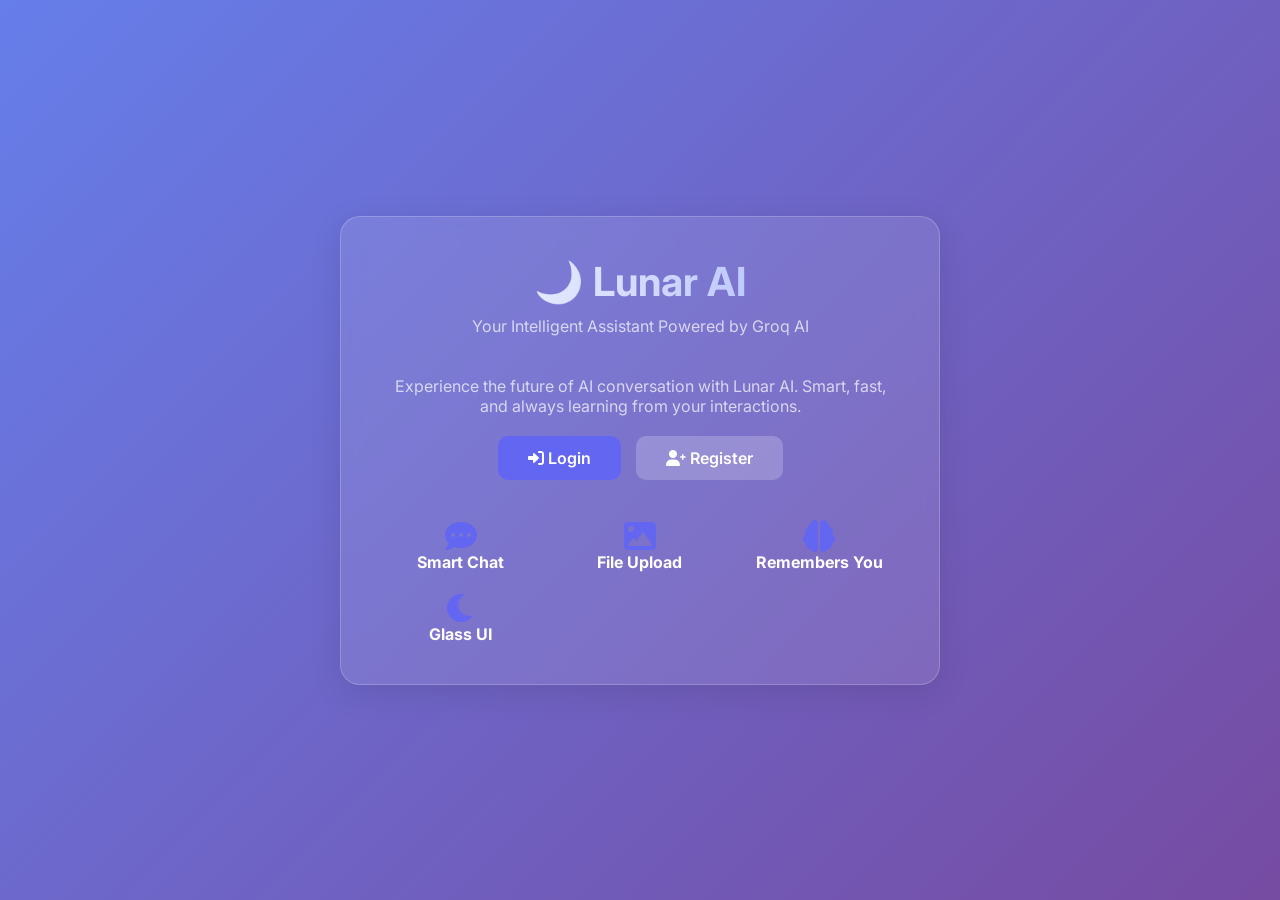
<file: index.html>
<!DOCTYPE html>
<html lang="en">
<head>
    <meta charset="UTF-8">
    <meta name="viewport" content="width=device-width, initial-scale=1.0">
    <title>Lunar AI - Your Intelligent Assistant</title>
    <link rel="stylesheet" href="style.css">
    <link rel="stylesheet" href="https://cdnjs.cloudflare.com/ajax/libs/font-awesome/6.0.0/css/all.min.css">
</head>
<body>
    <div class="container">
        <div class="auth-card" style="max-width: 600px; text-align: center;">
            <div class="auth-header">
                <h1>🌙 Lunar AI</h1>
                <p>Your Intelligent Assistant Powered by Groq AI</p>
            </div>
            
            <div style="margin: 40px 0;">
                <p style="color: var(--text-secondary); margin-bottom: 20px;">
                    Experience the future of AI conversation with Lunar AI. 
                    Smart, fast, and always learning from your interactions.
                </p>
                
                <div style="display: flex; gap: 15px; justify-content: center; flex-wrap: wrap;">
                    <a href="login.html" class="btn btn-primary" style="text-decoration: none; width: auto; padding: 12px 30px;">
                        <i class="fas fa-sign-in-alt"></i> Login
                    </a>
                    <a href="register.html" class="btn btn-secondary" style="text-decoration: none; width: auto; padding: 12px 30px;">
                        <i class="fas fa-user-plus"></i> Register
                    </a>
                </div>
            </div>
            
            <div style="display: grid; grid-template-columns: repeat(auto-fit, minmax(150px, 1fr)); gap: 20px; margin-top: 40px;">
                <div>
                    <i class="fas fa-comment-dots" style="font-size: 2rem; color: var(--primary);"></i>
                    <h4>Smart Chat</h4>
                </div>
                <div>
                    <i class="fas fa-image" style="font-size: 2rem; color: var(--primary);"></i>
                    <h4>File Upload</h4>
                </div>
                <div>
                    <i class="fas fa-brain" style="font-size: 2rem; color: var(--primary);"></i>
                    <h4>Remembers You</h4>
                </div>
                <div>
                    <i class="fas fa-moon" style="font-size: 2rem; color: var(--primary);"></i>
                    <h4>Glass UI</h4>
                </div>
            </div>
        </div>
    </div>
</body>
</html>
</file>
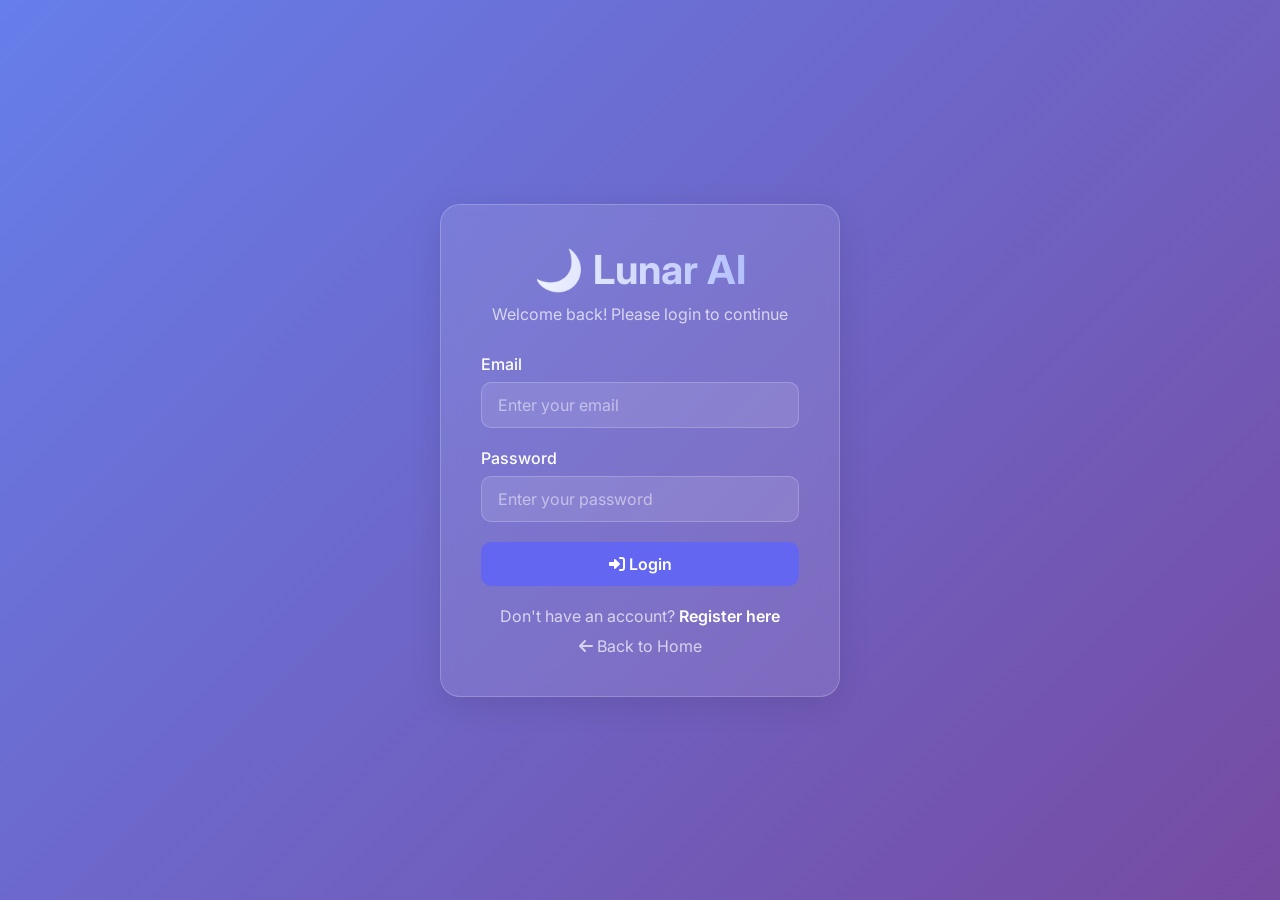
<file: dashboard.html>
<!DOCTYPE html>
<html lang="en">
<head>
    <meta charset="UTF-8">
    <meta name="viewport" content="width=device-width, initial-scale=1.0">
    <title>Dashboard - Lunar AI</title>
    <link rel="stylesheet" href="style.css">
    <link rel="stylesheet" href="https://cdnjs.cloudflare.com/ajax/libs/font-awesome/6.0.0/css/all.min.css">
</head>
<body>
    <div class="dashboard">
        <!-- Sidebar -->
        <div class="sidebar">
            <div class="sidebar-header">
                <h2>🌙 Lunar AI</h2>
            </div>
            
            <div class="user-info">
                <div class="user-avatar" id="userAvatar"></div>
                <div class="user-details">
                    <div class="user-name" id="userName"></div>
                    <div class="user-email" id="userEmail"></div>
                </div>
            </div>
            
            <div class="chat-history" id="chatHistory">
                <!-- Chat history will be loaded here -->
            </div>
            
            <button class="btn btn-secondary" id="newChatBtn" style="margin-bottom: 10px;">
                <i class="fas fa-plus"></i> New Chat
            </button>
            
            <button class="btn btn-secondary" id="logoutBtn">
                <i class="fas fa-sign-out-alt"></i> Logout
            </button>
        </div>
        
        <!-- Main Content -->
        <div class="main-content">
            <!-- Chat Header -->
            <div class="chat-header">
                <div class="header-title">
                    <h3>AI Assistant</h3>
                    <div class="header-status">
                        <span class="status-dot"></span>
                        <span>Online</span>
                    </div>
                </div>
                <div class="header-actions">
                    <button title="Upload File" id="uploadBtn">
                        <i class="fas fa-paperclip"></i>
                    </button>
                    <button title="Clear Chat">
                        <i class="fas fa-trash"></i>
                    </button>
                </div>
            </div>
            
            <!-- Chat Messages -->
            <div class="chat-messages" id="chatMessages">
                <!-- Welcome message -->
                <div class="message ai">
                    <div class="message-avatar">🌙</div>
                    <div class="message-content">
                        <div class="message-text">
                            Hello! I'm Lunar AI, your intelligent assistant. 
                            How can I help you today? You can ask me questions, 
                            upload files, or just chat with me!
                        </div>
                        <div class="message-time">Just now</div>
                    </div>
                </div>
            </div>
            
            <!-- Chat Input -->
            <div class="chat-input-container">
                <div class="input-wrapper">
                    <textarea 
                        id="messageInput" 
                        placeholder="Type your message... (Shift + Enter for new line)"
                        rows="1"
                    ></textarea>
                    <div class="input-actions">
                        <button class="input-action-btn" id="uploadBtn" title="Upload File">
                            <i class="fas fa-paperclip"></i>
                        </button>
                    </div>
                    <button class="send-btn" id="sendButton">
                        <i class="fas fa-paper-plane"></i>
                    </button>
                </div>
            </div>
        </div>
    </div>
    
    <!-- File Upload Modal -->
    <div class="modal" id="fileModal">
        <div class="modal-content">
            <div class="modal-header">
                <h3>Upload File</h3>
                <button class="close-modal">&times;</button>
            </div>
            
            <div class="upload-area" id="uploadArea">
                <i class="fas fa-cloud-upload-alt"></i>
                <p>Drag & drop files here or click to browse</p>
                <p style="font-size: 0.85rem; color: var(--text-secondary);">
                    Max file size: 10MB
                </p>
                <input type="file" id="fileInput" multiple style="display: none;">
            </div>
            
            <div class="upload-info">
                <p><i class="fas fa-info-circle"></i> Supported formats: Images, PDF, Text, Word, Excel</p>
            </div>
        </div>
    </div>
    
    <script src="script.js"></script>
</body>
</html>
</file>
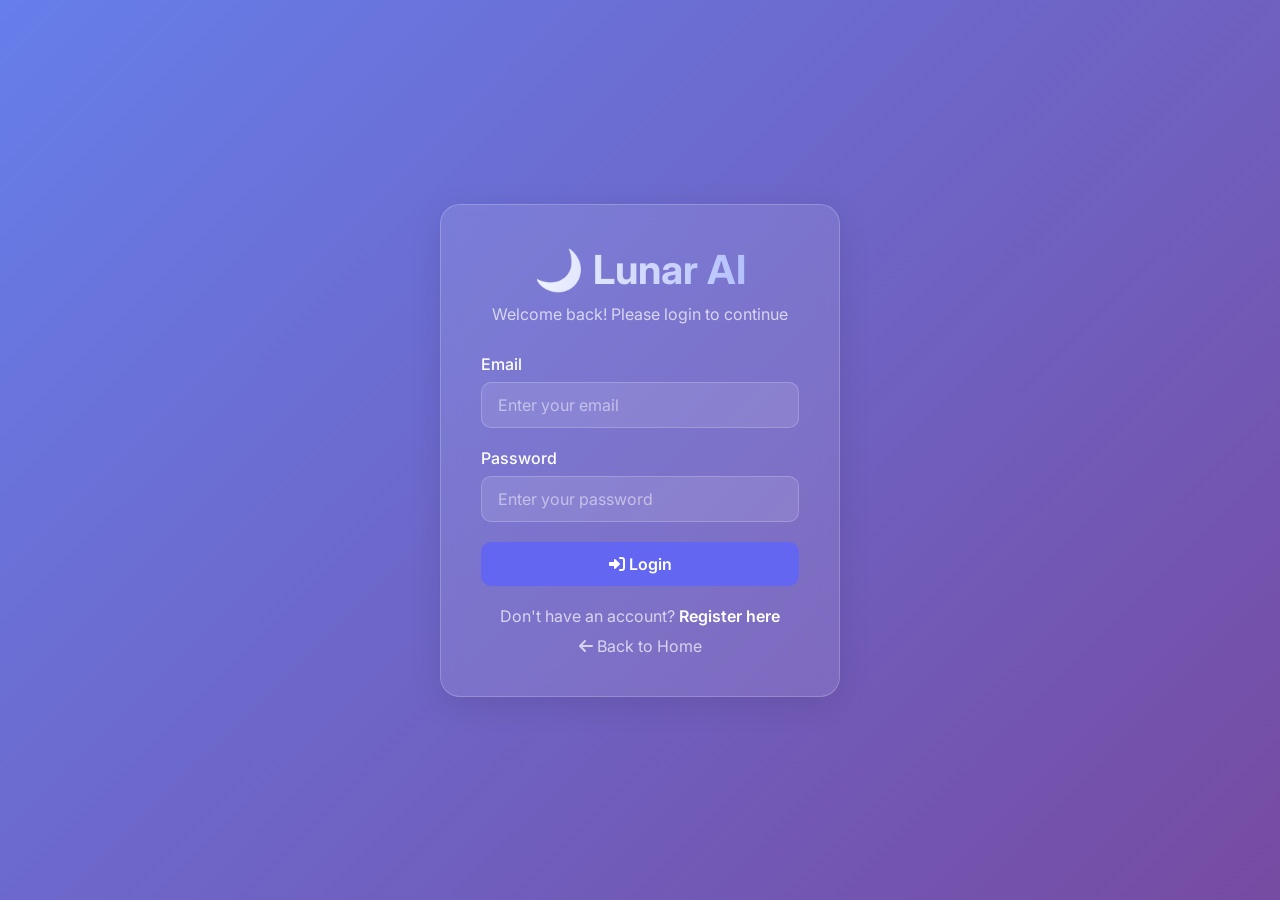
<file: login.html>
<!DOCTYPE html>
<html lang="en">
<head>
    <meta charset="UTF-8">
    <meta name="viewport" content="width=device-width, initial-scale=1.0">
    <title>Login - Lunar AI</title>
    <link rel="stylesheet" href="style.css">
    <link rel="stylesheet" href="https://cdnjs.cloudflare.com/ajax/libs/font-awesome/6.0.0/css/all.min.css">
</head>
<body>
    <div class="container">
        <div class="auth-container">
            <div class="auth-card">
                <div class="auth-header">
                    <h1>🌙 Lunar AI</h1>
                    <p>Welcome back! Please login to continue</p>
                </div>
                
                <form id="loginForm">
                    <div class="form-group">
                        <label for="email">Email</label>
                        <input type="email" id="email" placeholder="Enter your email" required>
                    </div>
                    
                    <div class="form-group">
                        <label for="password">Password</label>
                        <input type="password" id="password" placeholder="Enter your password" required>
                    </div>
                    
                    <button type="submit" class="btn btn-primary">
                        <i class="fas fa-sign-in-alt"></i> Login
                    </button>
                </form>
                
                <div style="text-align: center; margin-top: 20px;">
                    <p style="color: var(--text-secondary);">
                        Don't have an account? 
                        <a href="register.html" style="color: white; text-decoration: none; font-weight: 600;">
                            Register here
                        </a>
                    </p>
                    <a href="index.html" style="color: var(--text-secondary); text-decoration: none; display: inline-block; margin-top: 10px;">
                        <i class="fas fa-arrow-left"></i> Back to Home
                    </a>
                </div>
            </div>
        </div>
    </div>
    
    <script src="script.js"></script>
</body>
</html>
</file>
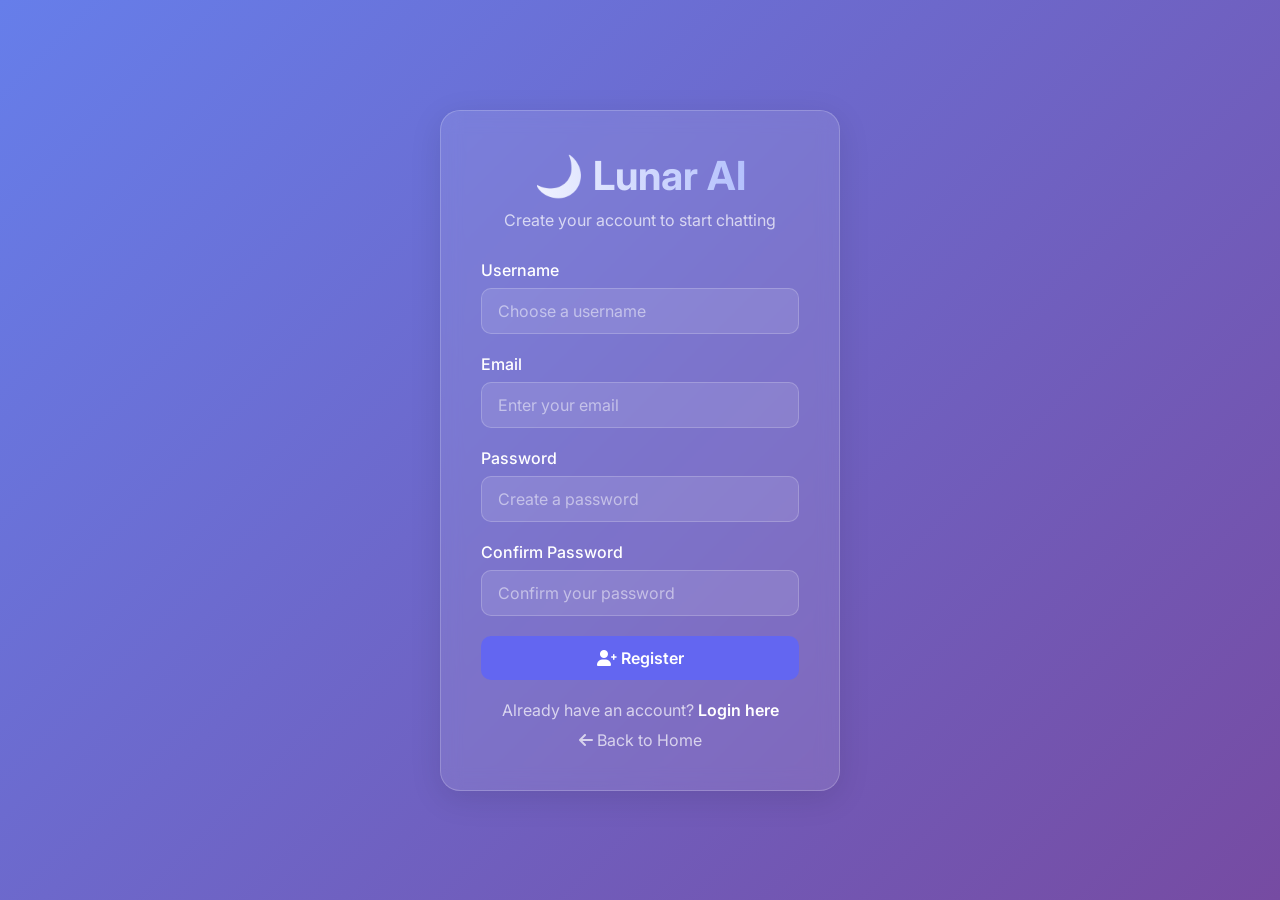
<file: register.html>
<!DOCTYPE html>
<html lang="en">
<head>
    <meta charset="UTF-8">
    <meta name="viewport" content="width=device-width, initial-scale=1.0">
    <title>Register - Lunar AI</title>
    <link rel="stylesheet" href="style.css">
    <link rel="stylesheet" href="https://cdnjs.cloudflare.com/ajax/libs/font-awesome/6.0.0/css/all.min.css">
</head>
<body>
    <div class="container">
        <div class="auth-container">
            <div class="auth-card">
                <div class="auth-header">
                    <h1>🌙 Lunar AI</h1>
                    <p>Create your account to start chatting</p>
                </div>
                
                <form id="registerForm">
                    <div class="form-group">
                        <label for="username">Username</label>
                        <input type="text" id="username" placeholder="Choose a username" required>
                    </div>
                    
                    <div class="form-group">
                        <label for="email">Email</label>
                        <input type="email" id="email" placeholder="Enter your email" required>
                    </div>
                    
                    <div class="form-group">
                        <label for="password">Password</label>
                        <input type="password" id="password" placeholder="Create a password" required>
                    </div>
                    
                    <div class="form-group">
                        <label for="confirmPassword">Confirm Password</label>
                        <input type="password" id="confirmPassword" placeholder="Confirm your password" required>
                    </div>
                    
                    <button type="submit" class="btn btn-primary">
                        <i class="fas fa-user-plus"></i> Register
                    </button>
                </form>
                
                <div style="text-align: center; margin-top: 20px;">
                    <p style="color: var(--text-secondary);">
                        Already have an account? 
                        <a href="login.html" style="color: white; text-decoration: none; font-weight: 600;">
                            Login here
                        </a>
                    </p>
                    <a href="index.html" style="color: var(--text-secondary); text-decoration: none; display: inline-block; margin-top: 10px;">
                        <i class="fas fa-arrow-left"></i> Back to Home
                    </a>
                </div>
            </div>
        </div>
    </div>
    
    <script src="script.js"></script>
</body>
</html>
</file>
<file: style.css>
/* style.css - Tampilan Glassmorphism untuk Lunar AI */
@import url('https://fonts.googleapis.com/css2?family=Inter:wght@300;400;500;600;700&display=swap');

:root {
    --primary: #6366f1;
    --primary-light: #8183f4;
    --glass-bg: rgba(255, 255, 255, 0.1);
    --glass-border: rgba(255, 255, 255, 0.2);
    --glass-shadow: 0 8px 32px rgba(0, 0, 0, 0.1);
    --text-primary: #ffffff;
    --text-secondary: rgba(255, 255, 255, 0.7);
    --bg-gradient: linear-gradient(135deg, #667eea 0%, #764ba2 100%);
    --sidebar-bg: rgba(26, 32, 44, 0.8);
    --message-user: rgba(99, 102, 241, 0.8);
    --message-ai: rgba(255, 255, 255, 0.1);
}

* {
    margin: 0;
    padding: 0;
    box-sizing: border-box;
    font-family: 'Inter', sans-serif;
}

body {
    min-height: 100vh;
    background: var(--bg-gradient);
    color: var(--text-primary);
    overflow-x: hidden;
}

/* Glassmorphism Effect */
.glass {
    background: var(--glass-bg);
    backdrop-filter: blur(10px);
    -webkit-backdrop-filter: blur(10px);
    border: 1px solid var(--glass-border);
    box-shadow: var(--glass-shadow);
}

/* Container */
.container {
    min-height: 100vh;
    display: flex;
    align-items: center;
    justify-content: center;
    padding: 20px;
}

/* Auth Forms */
.auth-container {
    width: 100%;
    max-width: 400px;
}

.auth-card {
    background: var(--glass-bg);
    backdrop-filter: blur(10px);
    border: 1px solid var(--glass-border);
    border-radius: 20px;
    padding: 40px;
    box-shadow: var(--glass-shadow);
}

.auth-header {
    text-align: center;
    margin-bottom: 30px;
}

.auth-header h1 {
    font-size: 2.5rem;
    font-weight: 700;
    background: linear-gradient(to right, #fff, #a5b4fc);
    -webkit-background-clip: text;
    -webkit-text-fill-color: transparent;
    margin-bottom: 10px;
}

.auth-header p {
    color: var(--text-secondary);
}

/* Form Styles */
.form-group {
    margin-bottom: 20px;
}

.form-group label {
    display: block;
    margin-bottom: 8px;
    color: var(--text-primary);
    font-weight: 500;
}

.form-group input,
.form-group textarea {
    width: 100%;
    padding: 12px 16px;
    background: rgba(255, 255, 255, 0.1);
    border: 1px solid var(--glass-border);
    border-radius: 10px;
    color: var(--text-primary);
    font-size: 1rem;
    transition: all 0.3s ease;
}

.form-group input:focus,
.form-group textarea:focus {
    outline: none;
    border-color: var(--primary);
    background: rgba(255, 255, 255, 0.15);
}

.form-group input::placeholder {
    color: rgba(255, 255, 255, 0.5);
}

/* Buttons */
.btn {
    padding: 12px 24px;
    border: none;
    border-radius: 10px;
    font-size: 1rem;
    font-weight: 600;
    cursor: pointer;
    transition: all 0.3s ease;
}

.btn-primary {
    background: var(--primary);
    color: white;
    width: 100%;
}

.btn-primary:hover {
    background: var(--primary-light);
    transform: translateY(-2px);
    box-shadow: 0 10px 25px rgba(99, 102, 241, 0.4);
}

.btn-secondary {
    background: rgba(255, 255, 255, 0.2);
    color: white;
}

.btn-secondary:hover {
    background: rgba(255, 255, 255, 0.3);
}

/* Dashboard Layout */
.dashboard {
    display: flex;
    height: 100vh;
    width: 100vw;
}

/* Sidebar */
.sidebar {
    width: 280px;
    background: var(--sidebar-bg);
    backdrop-filter: blur(10px);
    border-right: 1px solid var(--glass-border);
    display: flex;
    flex-direction: column;
    padding: 20px;
}

.sidebar-header {
    padding: 20px 0;
    border-bottom: 1px solid var(--glass-border);
    margin-bottom: 20px;
}

.sidebar-header h2 {
    font-size: 1.8rem;
    background: linear-gradient(to right, #fff, #a5b4fc);
    -webkit-background-clip: text;
    -webkit-text-fill-color: transparent;
}

.user-info {
    display: flex;
    align-items: center;
    gap: 12px;
    padding: 15px 0;
    border-bottom: 1px solid var(--glass-border);
}

.user-avatar {
    width: 40px;
    height: 40px;
    border-radius: 50%;
    background: var(--primary);
    display: flex;
    align-items: center;
    justify-content: center;
    font-weight: 600;
}

.user-details {
    flex: 1;
}

.user-name {
    font-weight: 600;
}

.user-email {
    font-size: 0.85rem;
    color: var(--text-secondary);
}

/* Chat History */
.chat-history {
    flex: 1;
    overflow-y: auto;
    margin: 20px 0;
}

.history-item {
    padding: 10px;
    border-radius: 8px;
    margin-bottom: 5px;
    cursor: pointer;
    transition: all 0.3s ease;
    color: var(--text-secondary);
}

.history-item:hover {
    background: rgba(255, 255, 255, 0.1);
    color: var(--text-primary);
}

/* Main Content */
.main-content {
    flex: 1;
    display: flex;
    flex-direction: column;
    background: rgba(0, 0, 0, 0.2);
}

/* Chat Header */
.chat-header {
    padding: 20px 30px;
    background: var(--glass-bg);
    backdrop-filter: blur(10px);
    border-bottom: 1px solid var(--glass-border);
    display: flex;
    justify-content: space-between;
    align-items: center;
}

.header-title h3 {
    font-size: 1.2rem;
    margin-bottom: 5px;
}

.header-status {
    display: flex;
    align-items: center;
    gap: 5px;
    font-size: 0.9rem;
    color: var(--text-secondary);
}

.status-dot {
    width: 8px;
    height: 8px;
    background: #10b981;
    border-radius: 50%;
    animation: pulse 2s infinite;
}

@keyframes pulse {
    0%, 100% { opacity: 1; }
    50% { opacity: 0.5; }
}

.header-actions {
    display: flex;
    gap: 10px;
}

.header-actions button {
    background: none;
    border: none;
    color: white;
    cursor: pointer;
    font-size: 1.2rem;
    padding: 8px;
    border-radius: 8px;
    transition: all 0.3s ease;
}

.header-actions button:hover {
    background: rgba(255, 255, 255, 0.1);
}

/* Chat Messages */
.chat-messages {
    flex: 1;
    overflow-y: auto;
    padding: 30px;
    display: flex;
    flex-direction: column;
    gap: 20px;
}

.message {
    display: flex;
    gap: 15px;
    max-width: 80%;
}

.message.user {
    align-self: flex-end;
    flex-direction: row-reverse;
}

.message-avatar {
    width: 40px;
    height: 40px;
    border-radius: 50%;
    background: var(--primary);
    display: flex;
    align-items: center;
    justify-content: center;
    font-weight: 600;
    flex-shrink: 0;
}

.message.user .message-avatar {
    background: #8b5cf6;
}

.message-content {
    background: var(--message-ai);
    backdrop-filter: blur(10px);
    padding: 12px 18px;
    border-radius: 18px;
    border: 1px solid var(--glass-border);
    line-height: 1.5;
}

.message.user .message-content {
    background: var(--message-user);
}

.message-time {
    font-size: 0.75rem;
    color: var(--text-secondary);
    margin-top: 5px;
    text-align: right;
}

/* File Attachments */
.file-attachment {
    margin-top: 10px;
    padding: 10px;
    background: rgba(255, 255, 255, 0.1);
    border-radius: 8px;
    display: flex;
    align-items: center;
    gap: 10px;
}

.file-attachment img {
    max-width: 200px;
    max-height: 200px;
    border-radius: 8px;
}

.file-icon {
    font-size: 1.5rem;
}

.file-name {
    font-size: 0.9rem;
    color: var(--text-secondary);
}

/* Chat Input */
.chat-input-container {
    padding: 20px 30px;
    background: var(--glass-bg);
    backdrop-filter: blur(10px);
    border-top: 1px solid var(--glass-border);
}

.input-wrapper {
    display: flex;
    gap: 10px;
    align-items: flex-end;
}

.input-wrapper textarea {
    flex: 1;
    background: rgba(255, 255, 255, 0.1);
    border: 1px solid var(--glass-border);
    border-radius: 12px;
    padding: 12px 16px;
    color: white;
    font-size: 1rem;
    resize: none;
    min-height: 50px;
    max-height: 150px;
}

.input-wrapper textarea:focus {
    outline: none;
    border-color: var(--primary);
}

.input-actions {
    display: flex;
    gap: 8px;
}

.input-action-btn {
    background: rgba(255, 255, 255, 0.1);
    border: 1px solid var(--glass-border);
    border-radius: 10px;
    padding: 10px;
    color: white;
    cursor: pointer;
    transition: all 0.3s ease;
    font-size: 1.2rem;
}

.input-action-btn:hover {
    background: rgba(255, 255, 255, 0.2);
    transform: translateY(-2px);
}

.send-btn {
    background: var(--primary);
    border: none;
    border-radius: 10px;
    padding: 10px 20px;
    color: white;
    cursor: pointer;
    transition: all 0.3s ease;
    font-weight: 600;
}

.send-btn:hover {
    background: var(--primary-light);
    transform: translateY(-2px);
}

/* File Upload Modal */
.modal {
    display: none;
    position: fixed;
    top: 0;
    left: 0;
    width: 100%;
    height: 100%;
    background: rgba(0, 0, 0, 0.5);
    backdrop-filter: blur(5px);
    align-items: center;
    justify-content: center;
    z-index: 1000;
}

.modal.active {
    display: flex;
}

.modal-content {
    background: var(--glass-bg);
    backdrop-filter: blur(10px);
    border: 1px solid var(--glass-border);
    border-radius: 20px;
    padding: 30px;
    max-width: 500px;
    width: 90%;
}

.modal-header {
    display: flex;
    justify-content: space-between;
    align-items: center;
    margin-bottom: 20px;
}

.close-modal {
    background: none;
    border: none;
    color: white;
    font-size: 1.5rem;
    cursor: pointer;
}

.upload-area {
    border: 2px dashed var(--glass-border);
    border-radius: 10px;
    padding: 40px;
    text-align: center;
    cursor: pointer;
    transition: all 0.3s ease;
}

.upload-area:hover {
    border-color: var(--primary);
    background: rgba(255, 255, 255, 0.05);
}

.upload-area i {
    font-size: 3rem;
    margin-bottom: 10px;
    color: var(--text-secondary);
}

.upload-info {
    margin-top: 20px;
    color: var(--text-secondary);
}

/* Scrollbar Styling */
::-webkit-scrollbar {
    width: 6px;
}

::-webkit-scrollbar-track {
    background: rgba(255, 255, 255, 0.1);
}

::-webkit-scrollbar-thumb {
    background: rgba(255, 255, 255, 0.3);
    border-radius: 3px;
}

::-webkit-scrollbar-thumb:hover {
    background: rgba(255, 255, 255, 0.5);
}

/* Responsive Design */
@media (max-width: 768px) {
    .dashboard {
        flex-direction: column;
    }
    
    .sidebar {
        width: 100%;
        height: auto;
        border-right: none;
        border-bottom: 1px solid var(--glass-border);
    }
    
    .message {
        max-width: 90%;
    }
    
    .auth-card {
        padding: 30px 20px;
    }
    
    .chat-header {
        padding: 15px 20px;
    }
    
    .chat-messages {
        padding: 20px;
    }
    
    .chat-input-container {
        padding: 15px 20px;
    }
}

@media (max-width: 480px) {
    .auth-card {
        padding: 25px 15px;
    }
    
    .message {
        max-width: 95%;
    }
    
    .input-wrapper {
        flex-wrap: wrap;
    }
    
    .input-actions {
        order: 2;
        width: 100%;
        justify-content: flex-end;
    }
    
    .send-btn {
        order: 1;
    }
}
</file>
